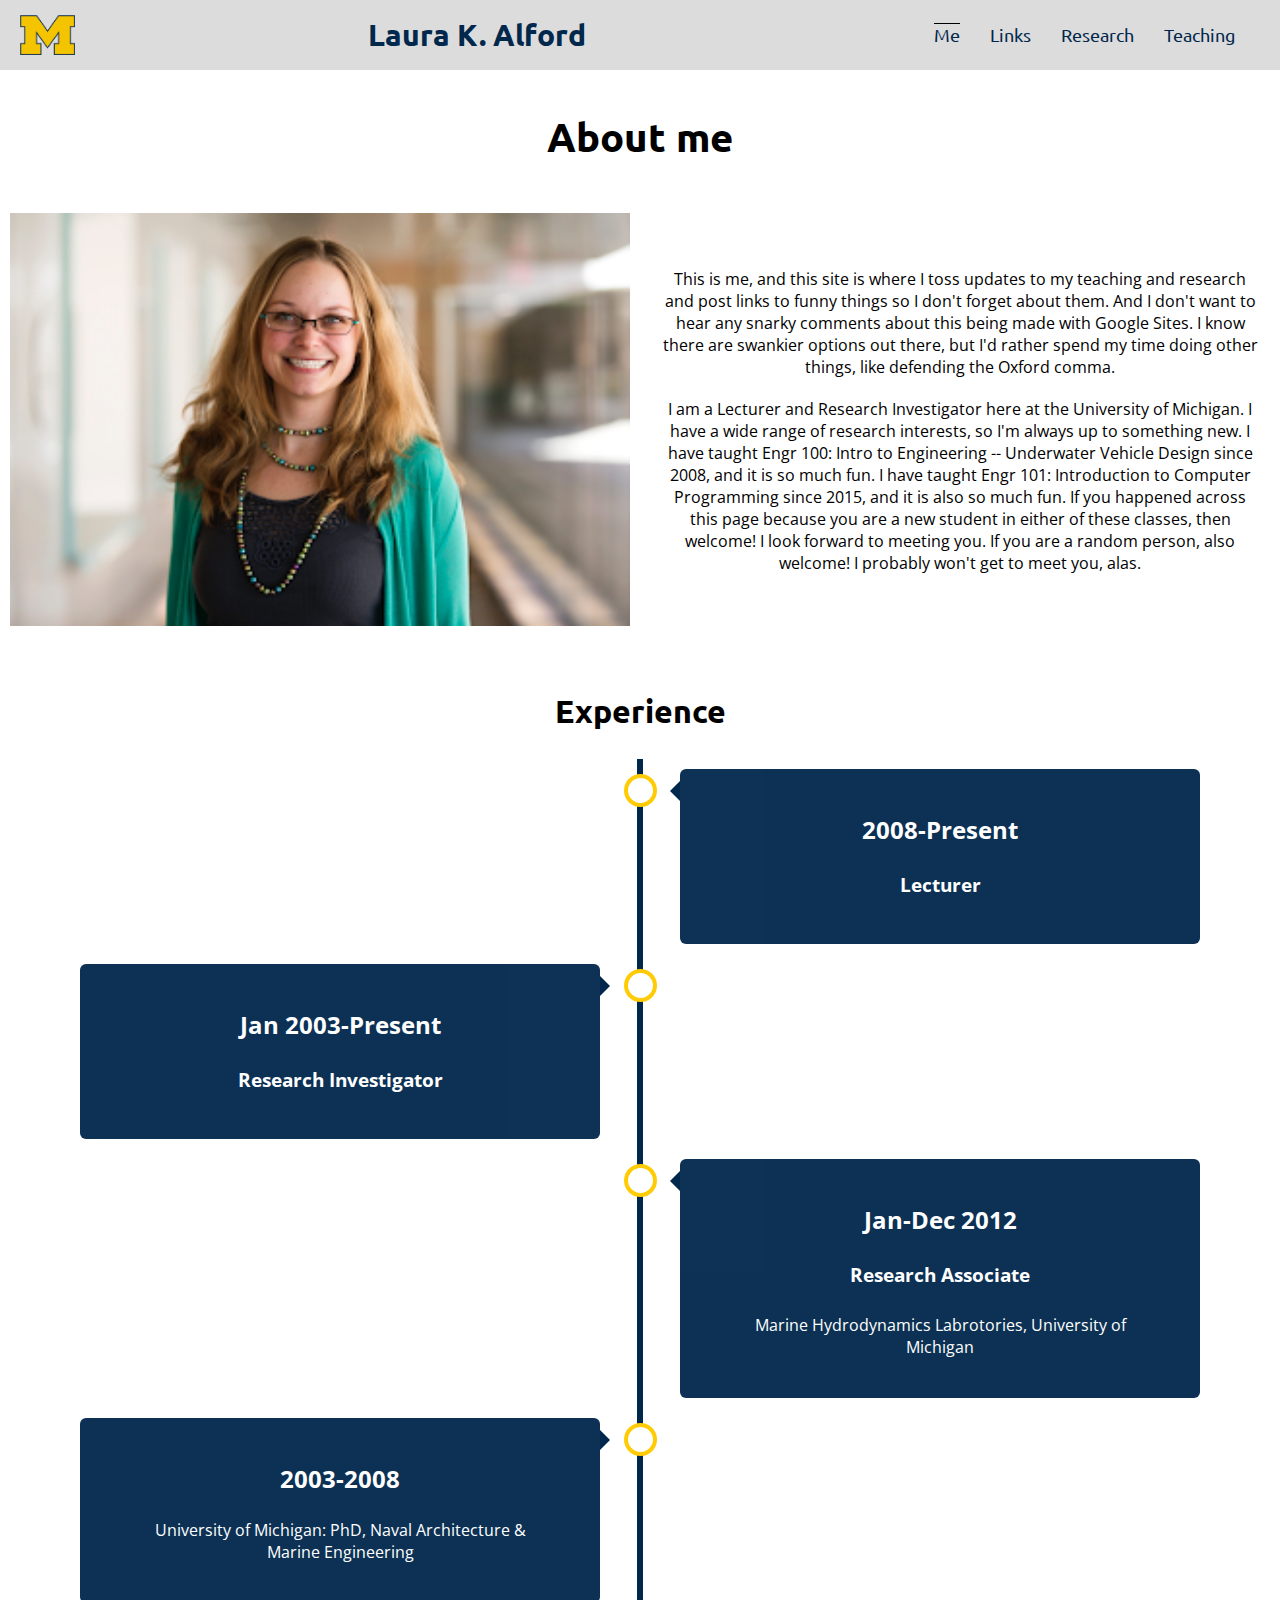
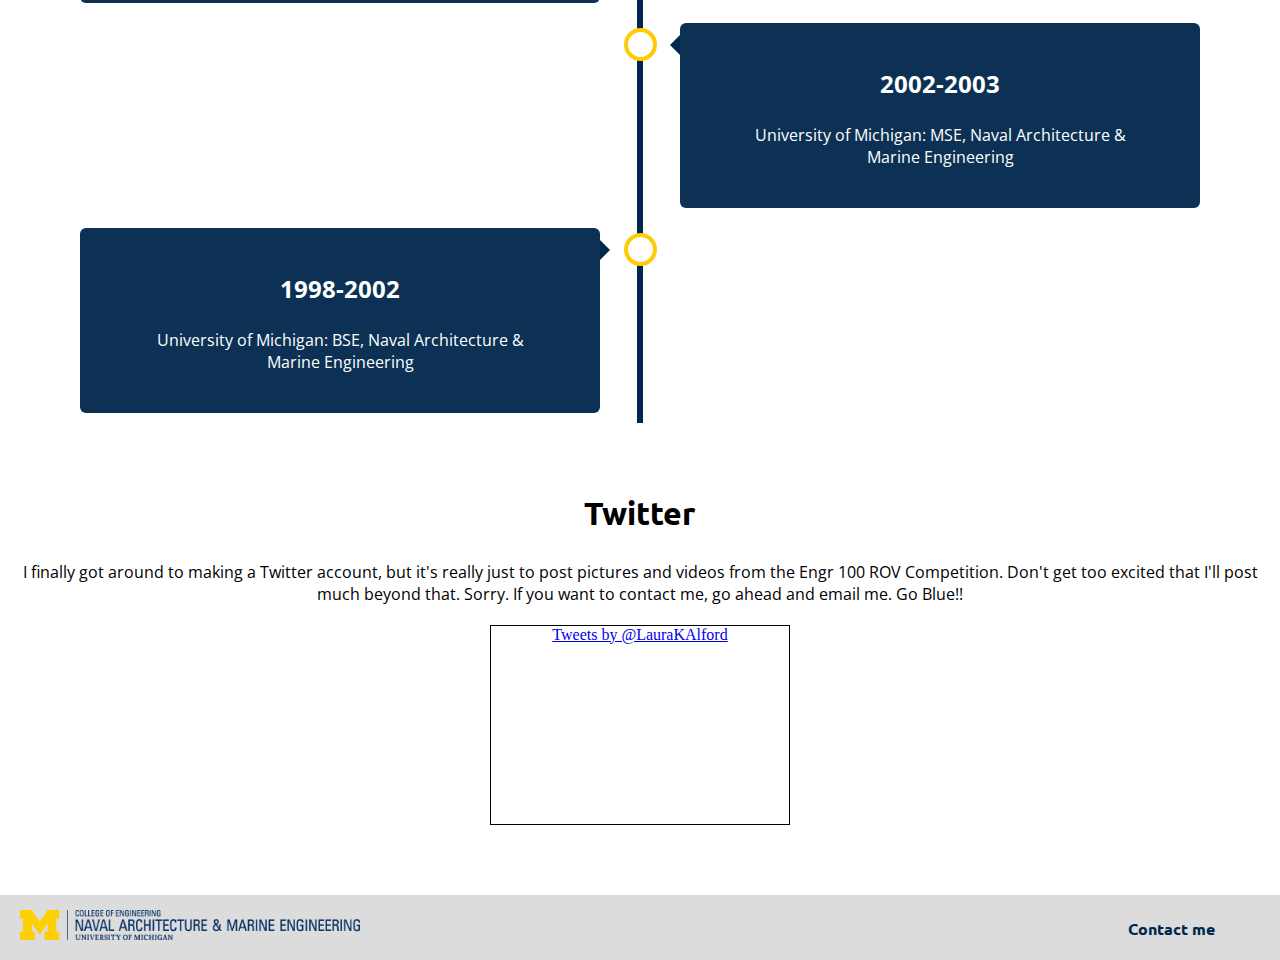
<file: index.html>
<!DOCTYPE html>
<html lang='en'>

	<head>
		<meta charset="UTF-8">
		<meta name="viewport" content="width=device-width, initial-scale=1.0">
		<meta http-equiv="X-UA-Compatible" content="ie=edge">
		<link rel="stylesheet" type="text/css" href="css/index.css">
		<link rel="stylesheet" type="text/css" href="css/general.css">
		<title>Laura K. Alford</title>
		<link href="https://fonts.googleapis.com/css?family=Open+Sans|Ubuntu:700" rel="stylesheet">
	</head>


	<body>
		<nav class="navbar">
			<span class="navbar-toggle" id="js-navbar-toggle">
				<i class="fas fa-bars"></i>
			</span>
			<img src="images/mich.png" alt="UM logo" class="logo">
			<h2 class="lauraname">Laura K. Alford</h2>
			<ul class="main-nav" id="js-menu">
				<li>
					<div class="active">
						<a href="index.html" class="nav-links">Me</a>
					</div>
				</li>
				<li>
					<a href="links.html" class="nav-links">Links</a>
				</li>
				<li>
					<a href="research.html" class="nav-links">Research</a>
				</li>
				<li>
					<a href="teaching.html" class="nav-links">Teaching</a>
				</li>
			</ul>
		</nav>

	  <div role = "main">
		<section id='intro'>
      <h1 id="about-me-title">About me</h1>
			<div class="laura">
				<img src="images/aboutprofileimg.png" alt="picture of Laura" title="profile image of Laura" />
			</div>
			<div class='info'>
				<p>
					This is me, and this site is where I toss updates to my teaching and research and post links to
					funny
					things
					so I don't forget about them. And I don't want to hear any snarky comments about this being made
					with
					Google
					Sites. I know there are swankier options out there, but I'd rather spend my time doing other things,
					like
					defending the Oxford comma.
				</p>
				<p>
					I am a Lecturer and Research Investigator here at the University of Michigan. I have a wide range of
					research interests, so I'm always up to something new. I have taught Engr 100: Intro to Engineering
					--
					Underwater Vehicle Design since 2008, and it is so much fun. I have taught Engr 101: Introduction to
					Computer Programming since 2015, and it is also so much fun. If you happened across this page
					because
					you
					are a new student in either of these classes, then welcome! I look forward to meeting you. If you
					are a
					random person, also welcome! I probably won't get to meet you, alas.
				</p>
			</div>
		</section>

		<section id='time'>
			<h2>Experience</h2>
			<div class="timeline">
				<div class="container right">
					<div class="content">
						<h3>2008-Present</h3>
						<h4>Lecturer</h4>
					</div>
				</div>
				<div class="container left">
					<div class="content">
						<h3>Jan 2003-Present</h3>
						<h4>Research Investigator</h4>
					</div>
				</div>
				<div class="container right">
					<div class="content">
						<h3>Jan-Dec 2012</h3>
						<h4>Research Associate</h4>
						<p>Marine Hydrodynamics Labrotories, University of Michigan</p>
					</div>
				</div>
				<div class="container left">
					<div class="content">
						<h3>2003-2008</h3>
						<p>University of Michigan: PhD, Naval Architecture & Marine Engineering</p>
					</div>
				</div>
				<div class="container right">
					<div class="content">
						<h3>2002-2003</h3>
						<p>University of Michigan: MSE, Naval Architecture & Marine Engineering</p>
					</div>
				</div>
				<div class="container left">
					<div class="content">
						<h3>1998-2002</h3>
						<p>University of Michigan: BSE, Naval Architecture & Marine Engineering</p>
					</div>
				</div>
			</div>
		</section>


		<section id='twitter'>
			<h2>Twitter</h2>
			<p>
				I finally got around to making a Twitter account, but it's really just to post pictures and videos
				from the
				Engr 100 ROV Competition. Don't get too excited that I'll post much beyond that. Sorry. If you want
				to
				contact me, go ahead and email me. Go Blue!!
			</p>
			<a class="twitter-timeline" href="https://twitter.com/LauraKAlford?ref_src=twsrc%5Etfw"
				data-tweet-limit="3" data-width="600" data-height="100">
				Tweets by @LauraKAlford
			</a>
			<!-- <script async src="https://platform.twitter.com/widgets.js" charset="utf-8"></script> -->
			<script async src="https://platform.twitter.com/widgets.js" ></script>
		</section>
	</div>

		<footer>
			<img src="images/CoE-NAME-horiz.png" alt="Naval logo" class="footlogo">
			<h2><a href="mailto:lslavice@umich.edu" class = "mail">Contact me</a></h2>
		</footer>

	</body>

</html>
</file>
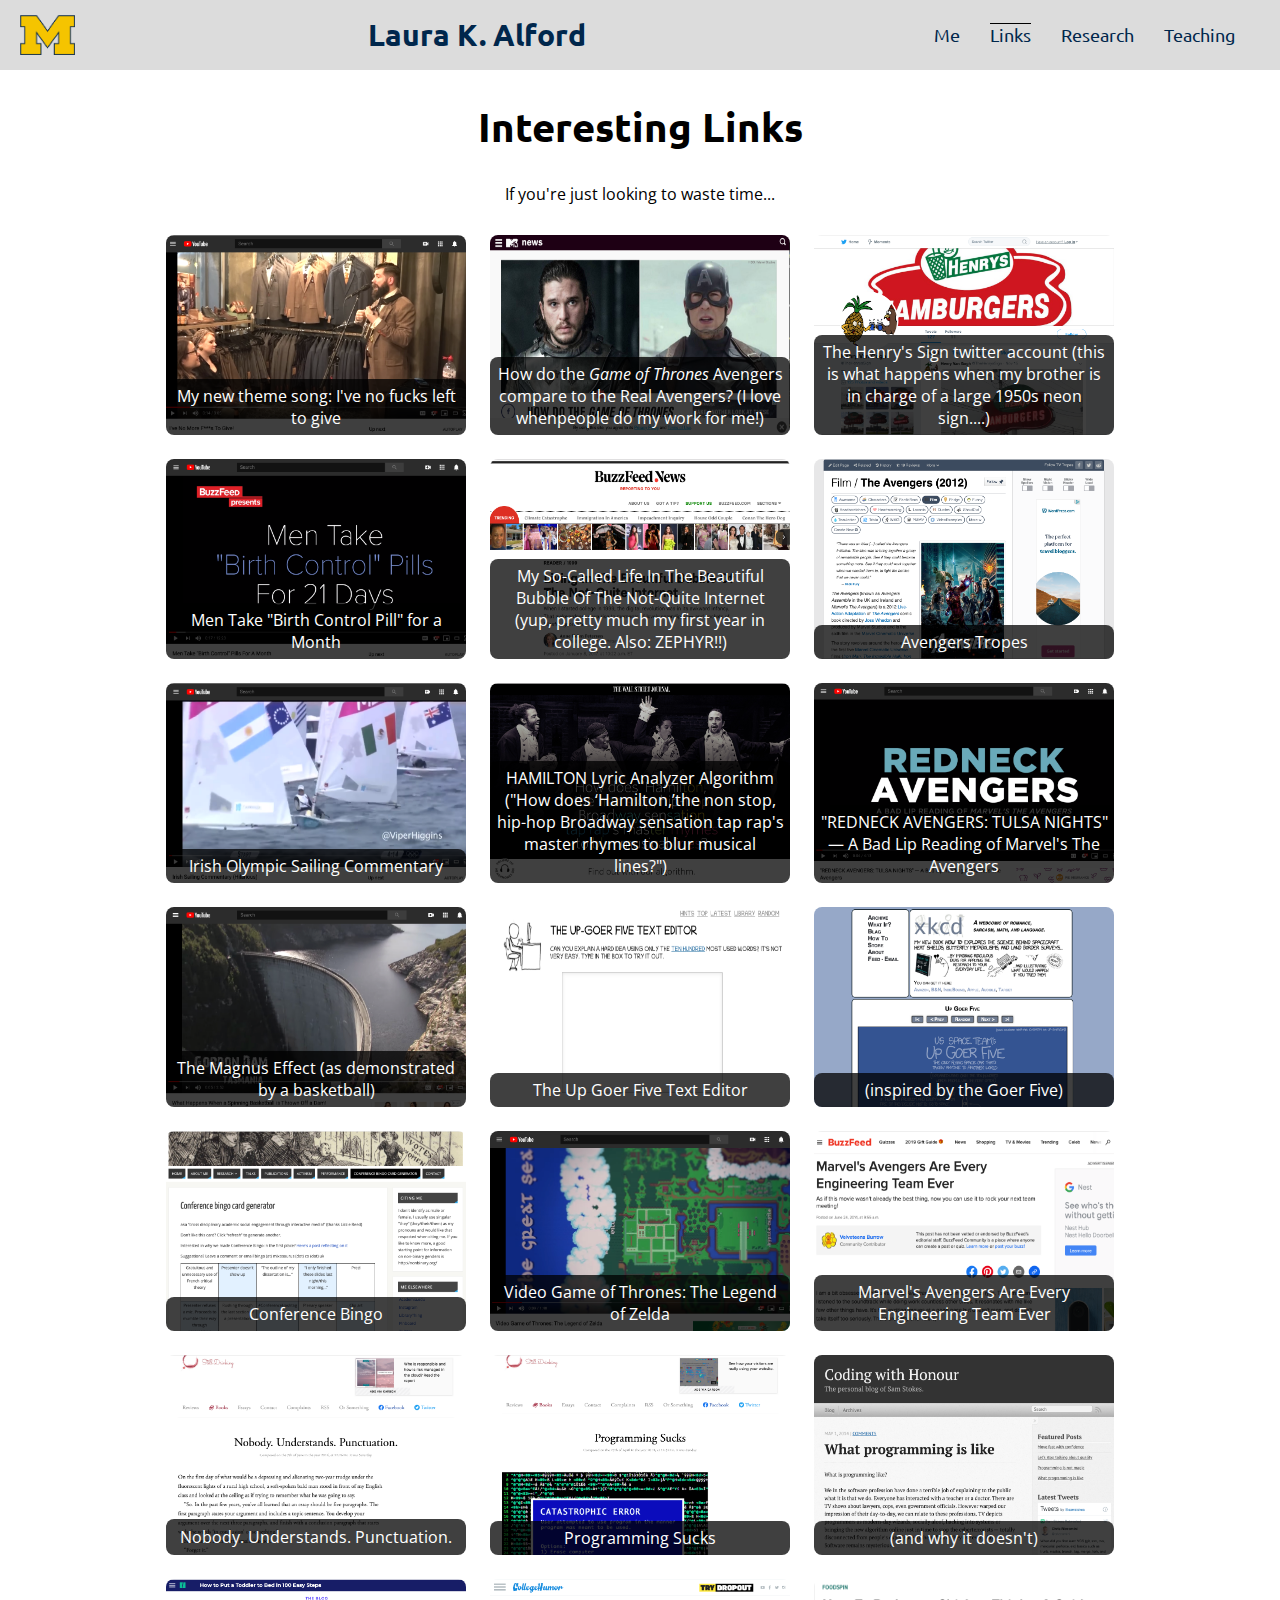
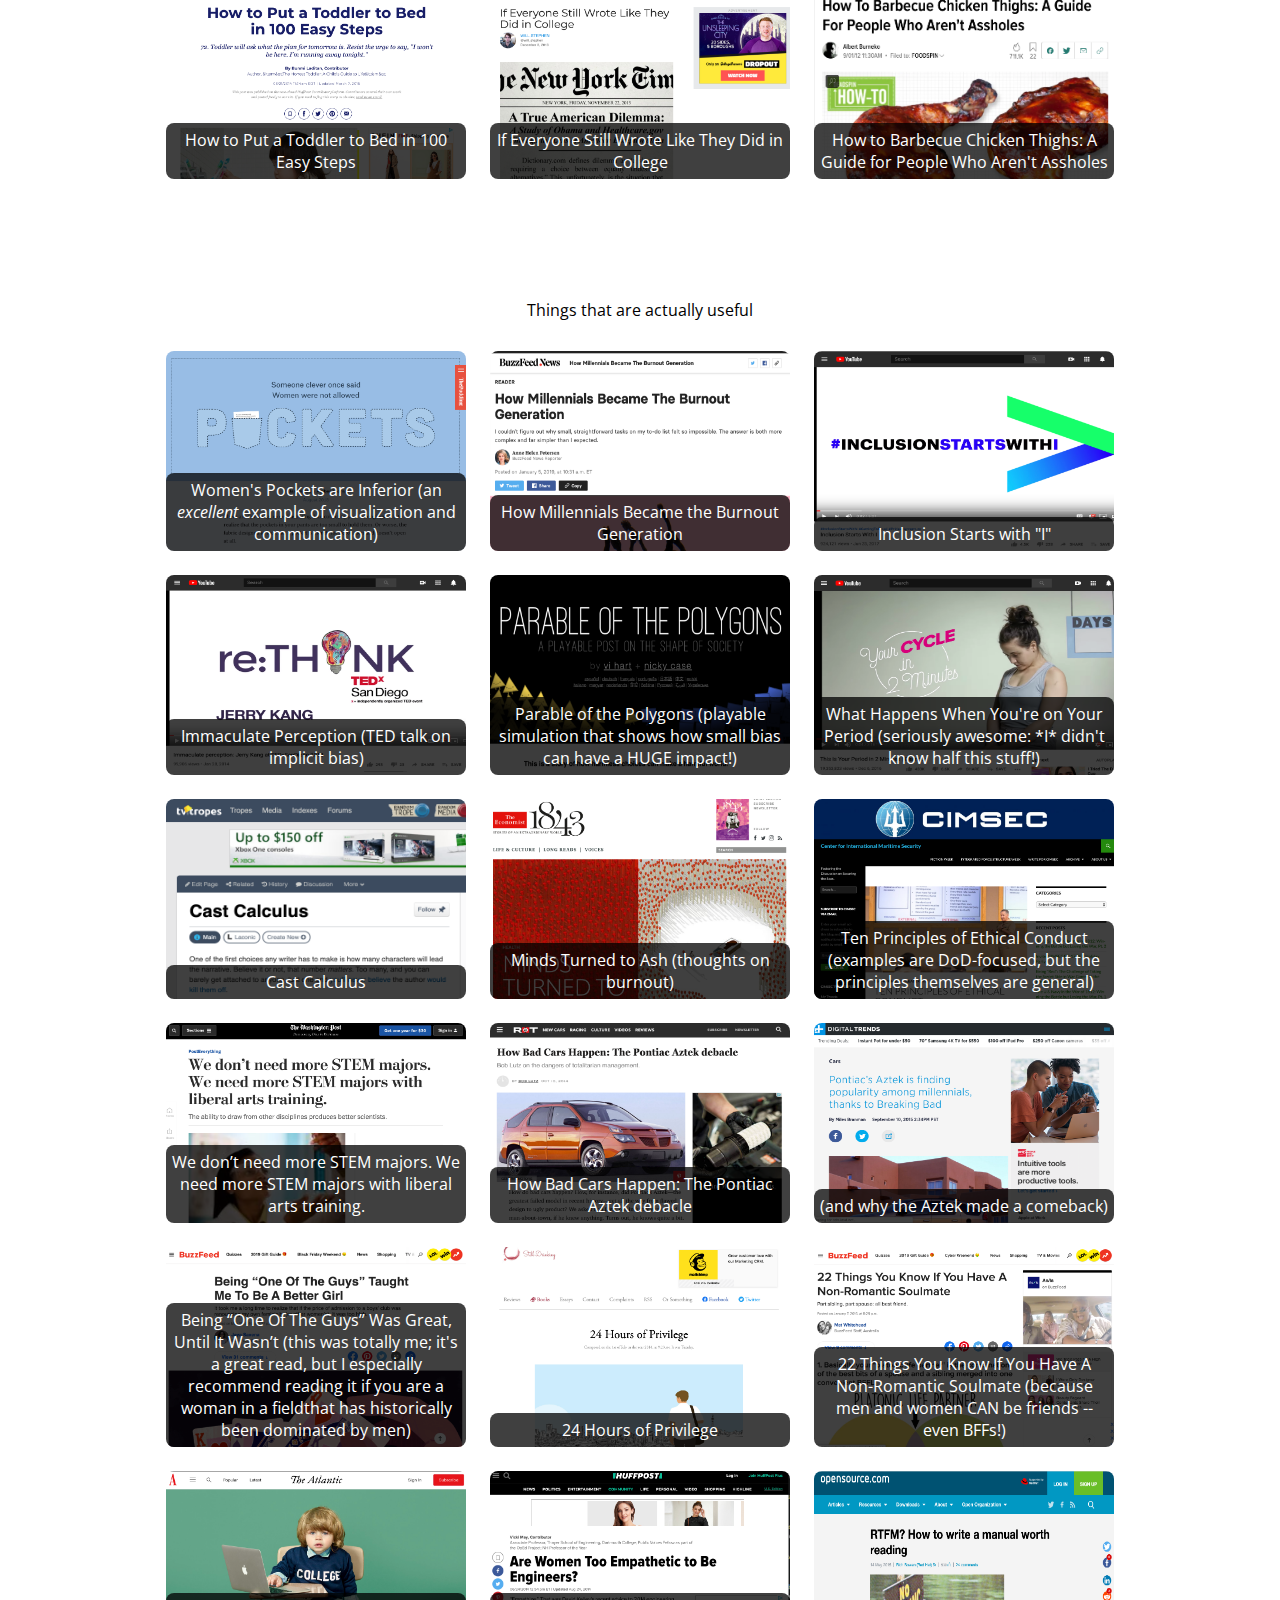
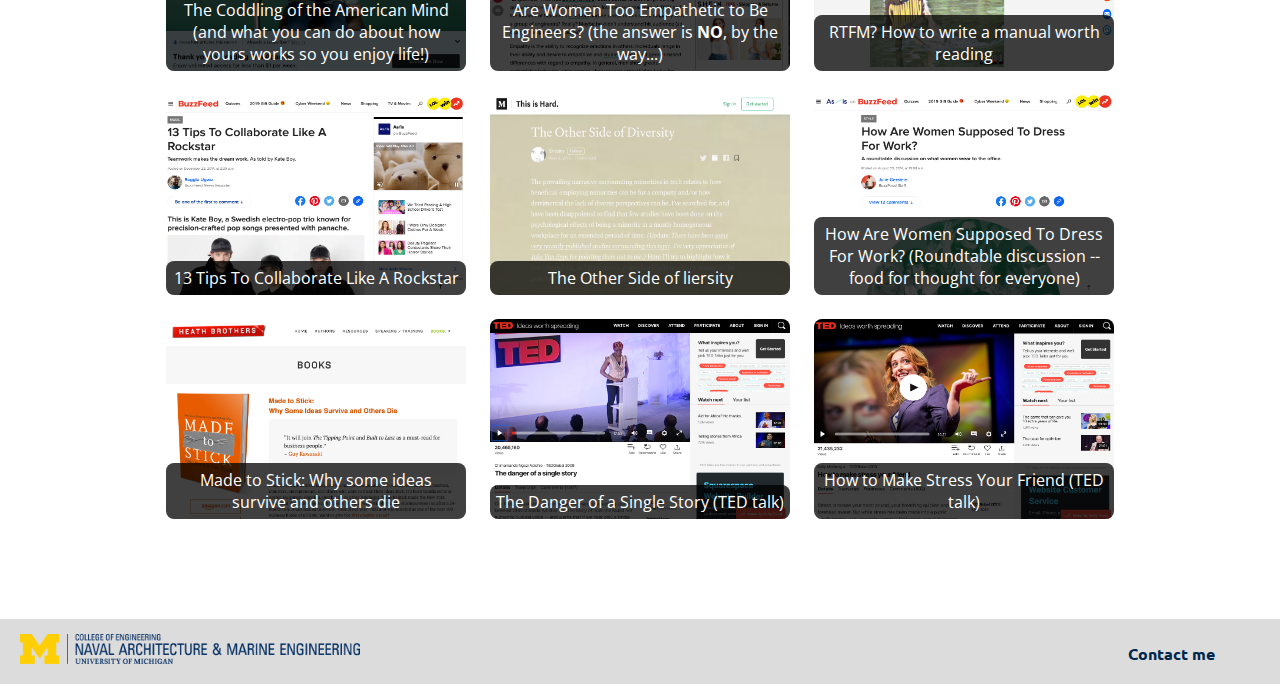
<file: links.html>
<!DOCTYPE html>
<html lang="en">

    <head>
        <meta charset="UTF-8">
        <meta name="viewport" content="width=device-width, initial-scale=1.0">
        <meta http-equiv="X-UA-Compatible" content="ie=edge">
        <link rel="stylesheet" type="text/css" href="css/general.css">
        <link rel="stylesheet" type="text/css" href="css/links.css">
        <link href="https://fonts.googleapis.com/css?family=Open+Sans|Ubuntu:700" rel="stylesheet">
        <title>Interesting Links</title>
        <link href="https://fonts.googleapis.com/css?family=Open+Sans|Ubuntu:700" rel="stylesheet" />
    </head>

    <body>

        <nav class="navbar">
    			<span class="navbar-toggle" id="js-navbar-toggle">
    				<i class="fas fa-bars"></i>
    			</span>
          <img src="images/mich.png" alt="UM logo" class="logo">
    			<h2 class='lauraname'>Laura K. Alford</h2>
    			<ul class="main-nav" id="js-menu">
    				<li>
    						<a href="index.html" class="nav-links">Me</a>
    				</li>
    				<li>
              <div class="active">
    					<a href="links.html" class="nav-links">Links</a>
            </div>
    				</li>
    				<li>
    					<a href="research.html" class="nav-links">Research</a>
    				</li>
    				<li>
    					<a href="teaching.html" class="nav-links">Teaching</a>
    				</li>
    			</ul>
    		</nav>


	<div role = "main">
        <section id="wasteful-links">
            <h1>Interesting Links</h1>
            <p>If you're just looking to waste time...</p>
            <ul>
                <li>
                    <a href="https://youtu.be/Vqbk9cDX0l0">
                        <img src="images/no_more_fuck_to_give.png" alt="person strumming a banjo" />
                        <p>My new theme song: I've no fucks left to give</p>
                    </a>
                </li>
                <li>
                    <a href="http://www.mtv.com/news/3030455/game-of-thrones-avengers-comparisons/">
                        <img src="images/game_of_thrones.png" alt="game of thrones site" />
                        <p>How do the <i>Game of Thrones</i> Avengers compare to the Real Avengers? (I love whenpeople
                            do my work for me!)</p>
                    </a>
                </li>
                <li>
                    <a href="https://twitter.com/TheHenrysSign">
                        <img src="images/sign_twitter_account.png" alt="sign twitter account" />
                        <p>
                            The Henry's Sign twitter account (this is what happens when my brother is in charge of a
                            large 1950s
                            neon sign....)
                        </p>
                    </a>
                </li>
                <li>
                    <a href="https://www.youtube.com/watch?v=4JpHqak_iJ0">
                        <img src="images/men_take_birth_control.png" alt="men take birth control video" />
                        <p>Men Take "Birth Control Pill" for a Month</p>
                    </a>
                </li>
                <li>
                    <a
                        href="https://www.buzzfeed.com/annehelenpetersen/the-not-quite-internet?utm_term=.nqdaNzakgm#.sflRLpREyV">
                        <img src="images/bubble_of_internet.png" alt="article on the bubble of the internet" />
                        <p>My So-Called Life In The Beautiful Bubble Of The Not-Quite Internet (yup, pretty much my
                            first year in college. Also: ZEPHYR!!)</p>
                    </a>
                </li>
                <li>
                    <a href="http://tvtropes.org/pmwiki/pmwiki.php/Film/TheAvengers2012">
                        <img src="images/the_avengers_movie.png" alt="The Avengers movie info" />
                        <p>Avengers Tropes</p>
                    </a>
                </li>
                <li>
                    <a href="https://www.youtube.com/watch?v=5Iz1de7Lwyw">
                        <img src="images/irish_olympic_sailing.png" alt="funny Irish commentary on Olympic sailing" />
                        <p>Irish Olympic Sailing Commentary</p>
                    </a>
                </li>
                <li>
                    <a href="http://graphics.wsj.com/hamilton/">
                        <img src="images/hamilton_website.png"
                            alt="website that analyzes the rhymes of the hip-hop Broadway show Hamilton" />
                        <p>HAMILTON Lyric Analyzer Algorithm ("How does ‘Hamilton,’the non stop, hip-hop Broadway
                            sensation tap rap's master rhymes to blur musical lines?")</p>
                    </a>
                </li>
                <li>
                    <a href="http://youtu.be/OOQnk-hRVuc">
                        <img src="images/redneck_avengers.png" alt="redneck lip reading of Avengers movie" />
                        <p>"REDNECK AVENGERS: TULSA NIGHTS" — A Bad Lip Reading of Marvel's The Avengers</p>
                    </a>
                </li>
                <li>
                    <a href="https://www.youtube.com/watch?v=QtP_bh2lMXc">
                        <img src="images/basketball_video.png"
                            alt="demonstration of the Magnus Effect by dropping a basketball from the Gordon Dam" />
                        <p>The Magnus Effect (as demonstrated by a basketball)</p>
                    </a>
                </li>
                <li>
                    <a href="http://splasho.com/upgoer5/#">
                        <img src="images/up-goer_5.png" alt="text editor" />
                        <p>The Up Goer Five Text Editor</p>
                    </a>
                </li>
                <li>
                    <a href="http://xkcd.com/1133/">
                        <img src="images/goer_5.png" alt="the Goer Five text editor" />
                        <p>(inspired by the Goer Five)</p>
                    </a>
                </li>
                <li>
                    <a href="http://mixosaurus.co.uk/bingo/">
                        <img src="images/bingo_card_gen.png" alt="Conference bingo card generator" />
                        <p>Conference Bingo</p>
                    </a>
                </li>
                <li>
                    <a href="https://www.youtube.com/watch?v=DBZQ0ffNnWc">
                        <img src="images/gm_thrones_leg_zelda.png" alt="Game of thrones: legend of zelda video" />
                        <p>Video Game of Thrones: The Legend of Zelda</p>
                    </a>
                </li>
                <li>
                    <a href="http://www.buzzfeed.com/velveteena/marvels-avengers-are-every-engineering-team-ever-syjf">
                        <img src="images/buzzfeed_article.png"
                            alt="buzzfeed article on how Avengers are like an engineering team" />
                        <p>Marvel's Avengers Are Every Engineering Team Ever</p>
                    </a>
                </li>
                <li>
                    <a href="http://stilldrinking.org/nobody-understands-punctuation" style="line-height:1.5">
                        <img src="images/stilldrinking_puncuation.png" alt="article on puncuation" />
                        <p>Nobody. Understands. Punctuation.</p>
                    </a>
                </li>
                <li>
                    <a href="http://stilldrinking.org/programming-sucks">
                        <img src="images/stilldrinking_programming.png" alt="article on why programming sucks" />
                        <p>Programming Sucks</p>
                    </a>
                </li>
                <li>
                    <a href="http://blog.samstokes.co.uk/blog/2014/05/01/what-programming-is-like/">
                        <img src="images/programming_doesnt_suck.png" alt="article on why programing doesn't suck" />
                        <p> (and why it doesn't) </p>
                    </a>
                </li>
                <li>
                    <a
                        href="http://www.huffingtonpost.com/honest-toddler/how-to-put-a-toddler-to-bed-in-100-easy-steps_b_4968226.html">
                        <img src="images/put_toddler_to_bed.png" alt="article on putting a toddler to bed" />
                        <p>How to Put a Toddler to Bed in 100 Easy Steps</p>
                    </a>
                </li>
                <li>
                    <a href="http://www.collegehumor.com/post/6941975/if-everyone-still-wrote-like-they-did-in-college">
                        <img src="images/college_humor_article.png" alt="College Humor article" />
                        <p>If Everyone Still Wrote Like They Did in College</p>
                    </a>
                </li>
                <li>
                    <a href="http://deadspin.com/how-to-barbecue-chicken-thighs-a-guide-for-people-who-5939738">
                        <img src="images/barbeque_chicken.png" alt="article on how to barbeque chicken" />
                        <p>How to Barbecue Chicken Thighs: A Guide for People Who Aren't Assholes</p>
                    </a>
                </li>
            </ul>
        </section>
      </div>

        <section id="useful-links">
            <p>Things that are actually useful</p>
            <ul>
                <li>
                    <a href="https://pudding.cool/2018/08/pockets/">
                        <img src="images/womens_pockets.png" alt="article on women's pockets" />
                        <p>Women's Pockets are Inferior (an <i>excellent</i> example of visualization and communication)
                        </p>
                    </a>
                </li>
                <li>
                    <a
                        href="https://www.buzzfeednews.com/article/annehelenpetersen/millennials-burnout-generation-debt-work?utm_term=.riaJL28g2V#.riaJL28g2V">
                        <img src="images/millennials.png" alt="article on millenials" />
                        <p>How Millennials Became the Burnout Generation</p>
                    </a>
                </li>
                <li>
                    <a href="https://www.youtube.com/watch?v=2g88Ju6nkcg&amp;feature=youtu.be">
                        <img src="images/inclusion.png" alt="video on inclusion" />
                        <p>Inclusion Starts with "I"</p>
                    </a>
                </li>
                <li>
                    <a href="https://www.youtube.com/watch?v=9VGbwNI6Ssk">
                        <img src="images/TEDxtalk_imp_bias.png" alt="TED Talk on implicit bias" />
                        <p>Immaculate Perception (TED talk on implicit bias)</p>
                    </a>
                </li>
                <li>
                    <a href="http://ncase.me/polygons/">
                        <img src="images/polygons.png" alt="simulation on the effect of bias" />
                        <p>Parable of the Polygons (playable simulation that shows how small bias can have a HUGE
                            impact!)</p>
                    </a>
                </li>
                <li>
                    <a href="https://www.youtube.com/watch?v=WOi2Bwvp6hw">
                        <img src="images/period.png" alt="video about a women's period" />
                        <p>What Happens When You're on Your Period (seriously awesome: *I* didn't know half this stuff!)
                        </p>
                    </a>
                </li>
                <li>
                    <a href="http://tvtropes.org/pmwiki/pmwiki.php/Main/CastCalculus">
                        <img src="images/tvtropes.png" alt="source for tv tropes" />
                        <p>Cast Calculus</p>
                    </a>
                </li>
                <li>
                    <a href="https://www.1843magazine.com/features/minds-turned-to-ash">
                        <img src="images/mindstoash.png" alt="article on burnout" />
                        <p>Minds Turned to Ash (thoughts on burnout)</p>
                    </a>
                </li>
                <li>
                    <a href="http://cimsec.org/ten-principles-of-ethical-conduct/26552">
                        <img src="images/ethical_conduct.png" alt="article on principles of ethical conduct" />
                        <p>Ten Principles of Ethical Conduct (examples are DoD-focused, but the principles themselves
                            are general)</p>
                    </a>
                </li>
                <li>
                    <a
                        href="https://www.washingtonpost.com/posteverything/wp/2015/02/18/we-dont-need-more-stem-majors-we-need-more-stem-majors-with-liberal-arts-training/?tid=ss_tw">
                        <img src="images/STEM.png" alt="article on the importance on liberal arts education" />
                        <p>We don’t need more STEM majors. We need more STEM majors with liberal arts training.</p>
                    </a>
                </li>
                <li>
                    <a
                        href="http://www.roadandtrack.com/car-culture/a6357/bob-lutz-tells-the-inside-story-of-the-pontiac-aztek-debacle/">
                        <img src="images/bad_cars.png" alt="article on car-making mistakes" />
                        <p>How Bad Cars Happen: The Pontiac Aztek debacle </p>
                    </a>
                </li>
                <li>
                    <a href="http://www.digitaltrends.com/cars/pontiac-aztek-breaking-bad-popularity-news-rumors/">
                        <img src="images/Aztec_comeback.png" alt="article on why the Aztec car might return" />
                        <p>(and why the Aztek made a comeback)</p>
                    </a>
                </li>
                <li>
                    <a href="https://www.buzzfeed.com/jayasaxena/one-of-the-guys?utm_term=.laOW7JWlnL#.pnJ5NO5eDB">
                        <img src="images/one_of_the_guys.png"
                            alt="article on being a woman in a work environment of mostly men" />
                        <p>Being “One Of The Guys” Was Great, Until It Wasn’t (this was totally me; it's a great read,
                            but I especially recommend reading it if you are a woman in a fieldthat has historically
                            been dominated by men)</p>
                    </a>
                </li>
                <li>
                    <a href="http://www.stilldrinking.org/24-hours-of-privilege">
                        <img src="images/24hrs_of_privledge.png" alt="article on what it's like to have priviledge" />
                        <p>24 Hours of Privilege</p>
                    </a>
                </li>
                <li>
                    <a
                        href="http://www.buzzfeed.com/matwhitehead/i-swear-we-arent-dating?utm_term=.dxD6q3JyB#.tuYjZGgYD">
                        <img src="images/non-romantic.png" alt="buzzfeed article on having a non-romantic soulmate" />
                        <p>22 Things You Know If You Have A Non-Romantic Soulmate (because men and women CAN be friends
                            -- even BFFs!)</p>
                    </a>
                </li>
                <li>
                    <a
                        href="http://www.theatlantic.com/magazine/archive/2015/09/the-coddling-of-the-american-mind/399356/">
                        <img src="images/coddling_mind.png" alt="article on the American mind" />
                        <p>The Coddling of the American Mind (and what you can do about how yours works so you enjoy
                            life!)</p>
                    </a>
                </li>
                <li>
                    <a href="http://www.huffingtonpost.com/vicki-may/are-women-too-empathetic-_b_5522153.html">
                        <img src="images/women_engineers.png" alt="article on women in engineering" />
                        <p>Are Women Too Empathetic to Be Engineers? (the answer is <b>NO</b>, by the way...)</p>
                    </a>
                </li>
                <li>
                    <a href="http://opensource.com/business/15/5/write-better-docs">
                        <img src="images/manual_worth_reading_img.png" alt="link to business website" />
                        <p>RTFM? How to write a manual worth reading</p>
                    </a>
                </li>
                <li>
                    <a href="http://www.buzzfeed.com/reggieugwu/collaborate-like-a-rockstar">
                        <img src="images/rockstar.png" alt="buzzfeed article on how to collaborate" />
                        <p>13 Tips To Collaborate Like A Rockstar</p>
                    </a>
                </li>
                <li>
                    <a href="https://medium.com/@ericajoy/the-other-side-of-liersity-1bb3de2f053e">
                        <img src="images/medium_art.png" alt="medium article" />
                        <p>The Other Side of liersity</p>
                    </a>
                </li>
                <li>
                    <a href="http://www.buzzfeed.com/juliegerstein/how-are-women-supposed-to-dress-for-work#42mp6rk">
                        <img src="images/women_dress.png" alt="article on how women are supposed to dress for work" />
                        <p>How Are Women Supposed To Dress For Work? (Roundtable discussion -- food for thought for
                            everyone)</p>
                    </a>
                </li>
                <li>
                    <a href="http://heathbrothers.com/books/made-to-stick/">
                        <img src="images/books.png" alt="book on why some idea survive over others" />
                        <p>Made to Stick: Why some ideas survive and others die</p>
                    </a>
                </li>
                <li>
                    <a href="http://www.ted.com/talks/chimamanda_adichie_the_danger_of_a_single_story">
                        <img src="images/single_story.png" alt="TED talk on a single story" />
                        <p>The Danger of a Single Story (TED talk)</p>
                    </a>
                </li>
                <li>
                    <a href="https://www.ted.com/talks/kelly_mcgonigal_how_to_make_stress_your_friend">
                        <img src="images/stress.png" alt="TED talk on how to deal with stress" />
                        <p>How to Make Stress Your Friend (TED talk)</p>
                    </a>
                </li>
            </ul>
        </section>
        <footer>
          <img src="images/CoE-NAME-horiz.png" alt="UM logo" class="footlogo">
          <h2><a href="mailto:lslavice@umich.edu" class = "mail">Contact me</a></h2>
        </footer>
    </body>

</html>
</file>
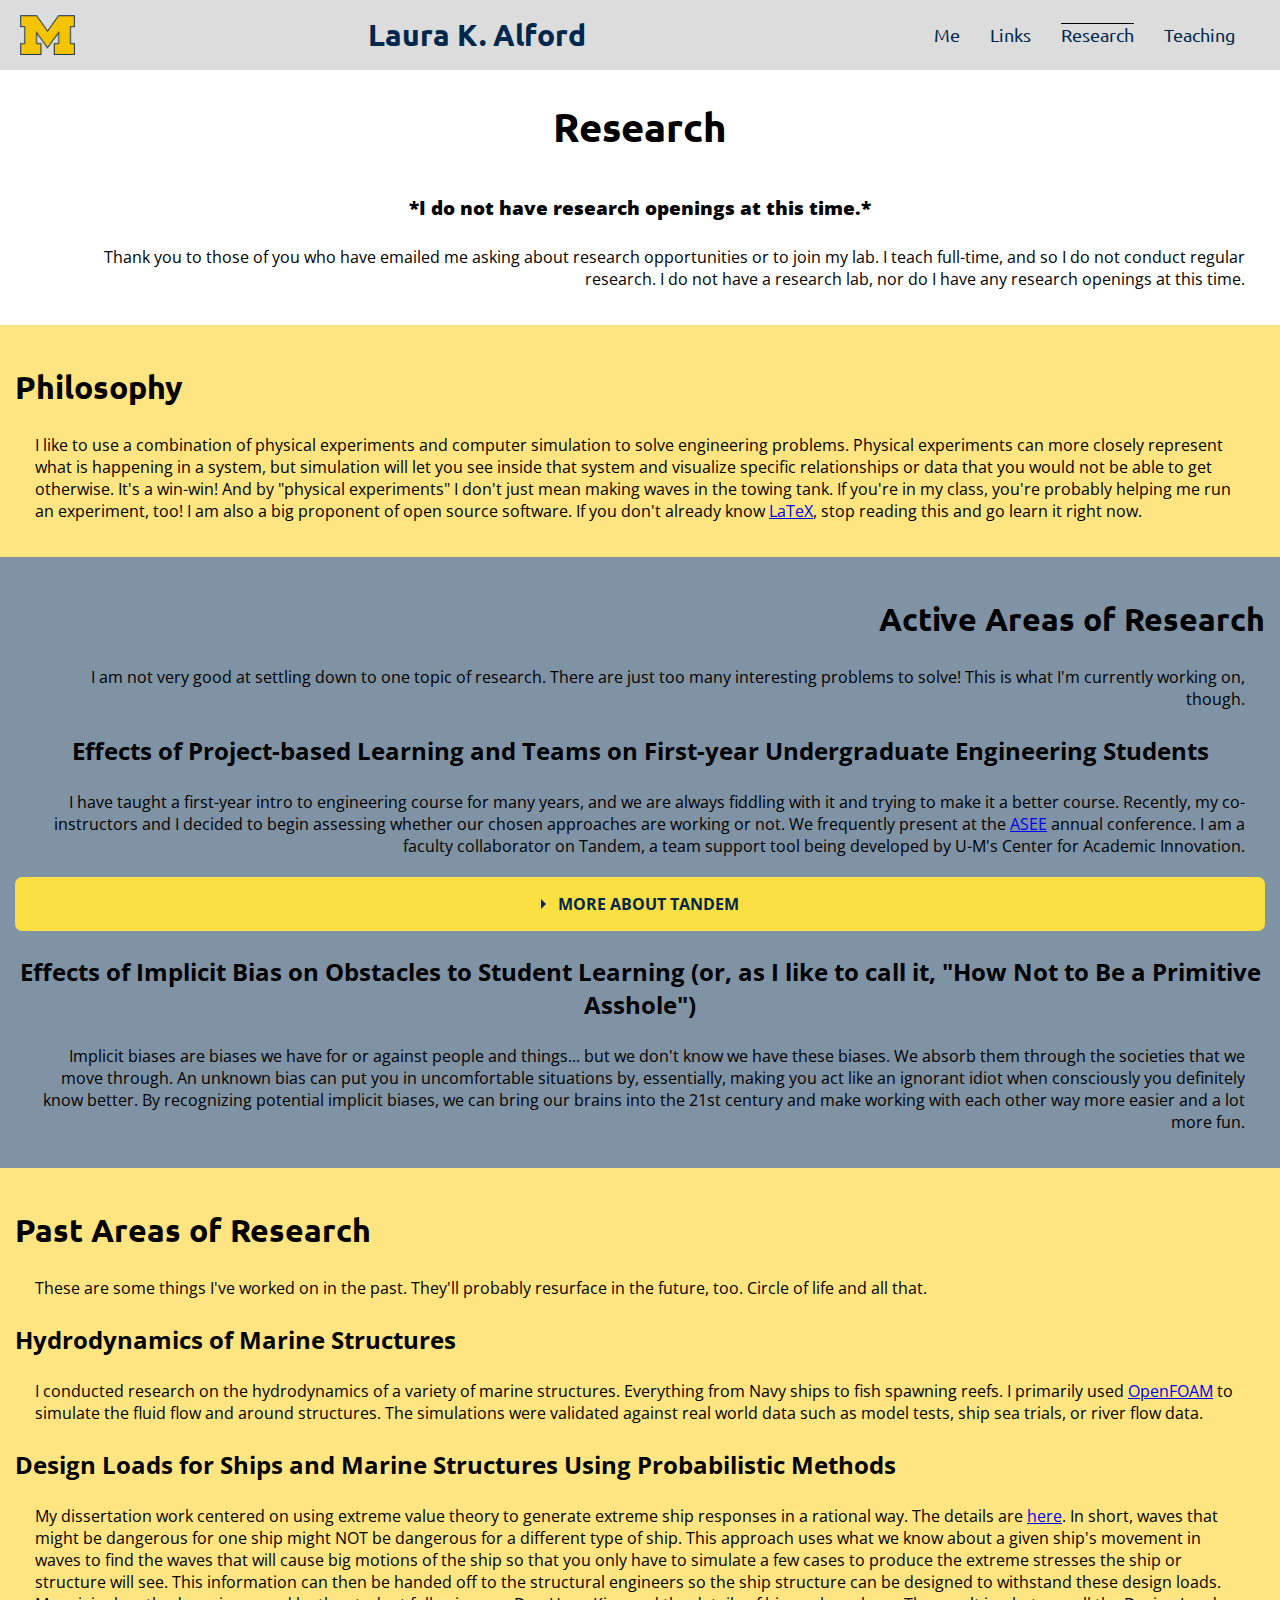
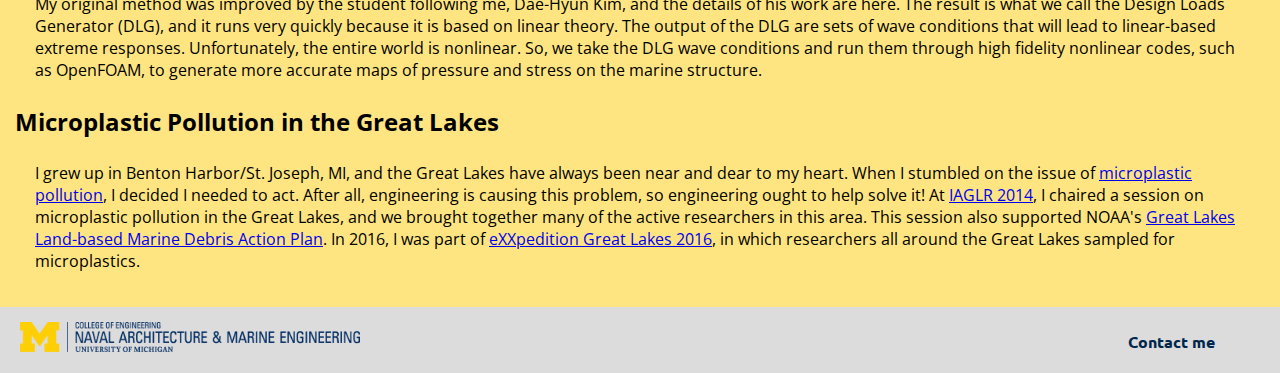
<file: research.html>
<!DOCTYPE html>
<html lang="en">

    <head>
        <meta charset="UTF-8">
        <meta name="viewport" content="width=device-width, initial-scale=1.0">
        <meta http-equiv="X-UA-Compatible" content="ie=edge">
        <link rel="stylesheet" type="text/css" href="css/general.css">
        <link rel="stylesheet" type="text/css" href="css/research.css">
        <title>Research</title>
        <link href="https://fonts.googleapis.com/css?family=Open+Sans|Ubuntu:700" rel="stylesheet">
        </head>

    <body id='research'>

        <nav class="navbar">
            <span class="navbar-toggle" id="js-navbar-toggle">
                <i class="fas fa-bars"></i>
            </span>
            <img src="images/mich.png" alt="UM logo" class="logo">
            <h2 class='lauraname'>Laura K. Alford</h2>
            <ul class="main-nav" id="js-menu">
                <li>
                    <a href="index.html" class="nav-links">Me</a>
                </li>
                <li>
                    <a href="links.html" class="nav-links">Links</a>
                </li>
                <li>
                    <div class="active">
                        <a href="research.html" class="nav-links">Research</a>
                    </div>
                </li>
                <li>
                    <a href="teaching.html" class="nav-links">Teaching</a>
                </li>
            </ul>
        </nav>
        <h1>Research</h1>

        <div role="main">
            <section id='notice'>
                <h4><strong>*I do not have research openings at this time.*</strong></h4>
                <p>Thank you to those of you who have emailed me asking about research opportunities or to join my lab.
                    I
                    teach
                    full-time, and so I do not conduct regular research. I do not have a research lab, nor do I have any
                    research openings at this time.
                </p>
            </section>
            <section id='philosophy'>
                <h2>Philosophy</h2>
                <p>I like to use a combination of physical experiments and computer simulation to solve engineering
                    problems. Physical experiments can more closely represent what is happening in a system, but
                    simulation
                    will let you see inside that system and visualize specific relationships or data that you would not
                    be
                    able to get otherwise. It's a win-win! And by "physical experiments" I don't just mean making waves
                    in
                    the towing tank. If you're in my class, you're probably helping me run an experiment, too!

                    I am also a big proponent of open source software. If you don't already know <a
                        href='http://en.wikipedia.org/wiki/LaTeX'>
                        LaTeX</a>, stop reading this
                    and go learn it right now. </p>
            </section>

            <section id='current'>
                <h2>Active Areas of Research</h2>
                <p>I am not very good at settling down to one topic of research. There are just too many interesting
                    problems to solve! This is what I'm currently working on, though.
                </p>
                <h3>Effects of Project-based Learning and Teams on First-year Undergraduate Engineering Students</h3>

                <p>I have taught a first-year intro to engineering course for many years, and we are always fiddling
                    with
                    it and trying to make it a better course. Recently, my co-instructors and I decided to begin
                    assessing
                    whether our chosen approaches are working or not. We frequently present at the <a
                        href='http://asee.org/'>ASEE</a> annual conference.

                    I am a faculty collaborator on Tandem, a team support tool being developed by U-M's Center for
                    Academic
                    Innovation.</p>
                <aside>
                    <div class="wrap-collabsible">
                        <input id="collapsible" class="toggle" type="checkbox">
                        <label for="collapsible" class="lbl-toggle">More about Tandem</label>
                        <div class="collapsible-content">
                            <div class="content-inner">
                                <img src='images/TandemLogo_FullBlue.png' alt='tandem logo'>
                                <p>
                                    Tandem is an online tool designed to help people function better on teams and to
                                    help
                                    instructors/managers better support those teams. Currently, Tandem is being used by
                                    student teams in a higher education setting. In the future, we hope to expand to
                                    teams
                                    in other settings, such as secondary education and industry. Tandem is being
                                    developed
                                    by the University of Michigan's Center for Academic Innovation.
                                </p>
                                <p>
                                    Tandem provides both team assessment and team instruction. We aim to increase
                                    transparency on teams and provide timely support and instruction based on each
                                    team's
                                    experiences. Using Tandem includes:
                                </p>
                                <ul id='info'>
                                    <li> Personalized Coaching
                                        <ul>
                                            <li>
                                                Content delivered to students based on how they say their team is doing.
                                            </li>
                                            <li>
                                                Lessons on teamwork concepts include messages tailored to individual
                                                student
                                                attributes.
                                            </li>
                                            <li>
                                                Exercises help students create plans, assess on progress, and reflect on
                                                their own behaviors.
                                            </li>
                                            <li>
                                                Real-time Insights
                                            </li>
                                        </ul>
                                    </li>
                                    <li>
                                        Regular student check-in surveys on team function.
                                        <ul>
                                            <li>
                                                Instructor dashboard to monitor student teams.
                                            </li>
                                            <li>
                                                Visualizations to help students see their team’s progression.
                                            </li>
                                        </ul>
                                    </li>
                                    <li>Adaptable Features
                                        <ul>
                                            <li>
                                                Robust system means that each course or setting can set their own
                                                schedule,
                                                select or add content, and determine what student measures matter to
                                                them.
                                            </li>
                                            <li>Instructor views include customizable performance categories to flag
                                                teams
                                                that could use support.</li>
                                        </ul>
                                    </li>
                                </ul>

                                <iframe title="YouTube video player"
                                    src="https://www.youtube.com/embed/qF22RLfytUI?rel=0&amp;wmode=opaque"></iframe>
                                <h4>Try the demo site! Go to <a href='www.teamsintandem.com'>www.teamsintandem.com</a>
                                    and click "Try Demo"</h4>

                                <h4>More information about Tandem (most recent first)</h4>
                                <ul>
                                    <li><a
                                            href='https://ai.umich.edu/blog/preparing-new-features-as-tandem-expands-to-two-new-courses/'>Preparing
                                            New Features as Tandem Expands to Two New Courses</a></li>
                                    <li><a
                                            href='https://ai.umich.edu/blog/small-data-big-goals-how-weve-approached-analyzing-students-experiences-in-the-first-semester-of-tandem/'>Small
                                            Data, Big Goals: How We’ve Approached Analyzing Students’ Experiences in the
                                            First Semester of Tandem</a></li>
                                    <li><a href='https://ai.umich.edu/blog/the-3-things-to-know-about-tandem/'>The 3
                                            Things to Know about Tandem</a></li>
                                    <li><a
                                            href='https://ai.umich.edu/blog/why-we-proposed-a-teamwork-tool-to-the-academic-innovation-team/'>Why
                                            We Proposed a Teamwork Tool to the Academic Innovation Team</a></li>
                                </ul>
                            </div>
                        </div>
                    </div>
                </aside>
                <h3>Effects of Implicit Bias on Obstacles to Student Learning (or, as I like to call it, "How Not to Be
                    a
                    Primitive Asshole")</h3>
                <p>
                    Implicit biases are biases we have for or against people and things... but we don't know we have
                    these
                    biases. We absorb them through the societies that we move through. An unknown bias can put you in
                    uncomfortable situations by, essentially, making you act like an ignorant idiot when consciously you
                    definitely know better. By recognizing potential implicit biases, we can bring our brains into the
                    21st
                    century and make working with each other way more easier and a lot more fun.</p>
            </section>

            <section id=past>
                <h2>Past Areas of Research</h2>
                <p>These are some things I've worked on in the past. They'll probably resurface in the future, too.
                    Circle
                    of life and all that.
                </p>
                <h3>Hydrodynamics of Marine Structures</h3>

                <p>I conducted research on the hydrodynamics of a variety of marine structures. Everything from Navy
                    ships
                    to fish spawning reefs. I primarily used <a href='http://www.openfoam.com/'>OpenFOAM</a> to simulate
                    the
                    fluid flow and around structures. The
                    simulations were validated against real world data such as model tests, ship sea trials, or river
                    flow
                    data.
                </p>
                <h3>Design Loads for Ships and Marine Structures Using Probabilistic Methods</h3>
                <p>
                    My dissertation work centered on using extreme value theory to generate extreme ship responses in a
                    rational way. The details are <a href='http://hdl.handle.net/2027.42/58469'>here</a>. In short,
                    waves
                    that might be dangerous for one ship might NOT be
                    dangerous for a different type of ship. This approach uses what we know about a given ship's
                    movement in
                    waves to find the waves that will cause big motions of the ship so that you only have to simulate a
                    few
                    cases to produce the extreme stresses the ship or structure will see. This information can then be
                    handed off to the structural engineers so the ship structure can be designed to withstand these
                    design
                    loads.

                    My original method was improved by the student following me, Dae-Hyun Kim, and the details of his
                    work
                    are here. The result is what we call the Design Loads Generator (DLG), and it runs very quickly
                    because
                    it is based on linear theory. The output of the DLG are sets of wave conditions that will lead to
                    linear-based extreme responses. Unfortunately, the entire world is nonlinear. So, we take the DLG
                    wave
                    conditions and run them through high fidelity nonlinear codes, such as OpenFOAM, to generate more
                    accurate maps of pressure and stress on the marine structure.</p>

                <h3>Microplastic Pollution in the Great Lakes</h3>
                <p>
                    I grew up in Benton Harbor/St. Joseph, MI, and the Great Lakes have always been near and dear to my
                    heart. When I stumbled on the issue of <a
                        href='http://en.wikipedia.org/wiki/Microplastics'>microplastic
                        pollution</a>, I decided I needed to act. After all,
                    engineering is causing this problem, so engineering ought to help solve it! At <a
                        href='http://iaglr.org/'>IAGLR 2014</a>, I chaired a
                    session on microplastic pollution in the Great Lakes, and we brought together many of the active
                    researchers in this area. This session also supported NOAA's <a
                        href='http://marinedebris.noaa.gov/regional-coordination/great-lakes-action-plan'>Great Lakes
                        Land-based Marine Debris Action
                        Plan</a>. In 2016, I was part of <a href='http://exxpedition.com/greatlakes2016/'>eXXpedition
                        Great
                        Lakes 2016</a>, in which researchers all around the Great
                    Lakes sampled for microplastics. </p>
            </section>
        </div>
        <footer>
            <img src="images/CoE-NAME-horiz.png" alt="UM logo" class="footlogo">
            <h2><a href="mailto:lslavice@umich.edu" class="mail">Contact me</a></h2>
        </footer>
    </body>

</html>
</file>
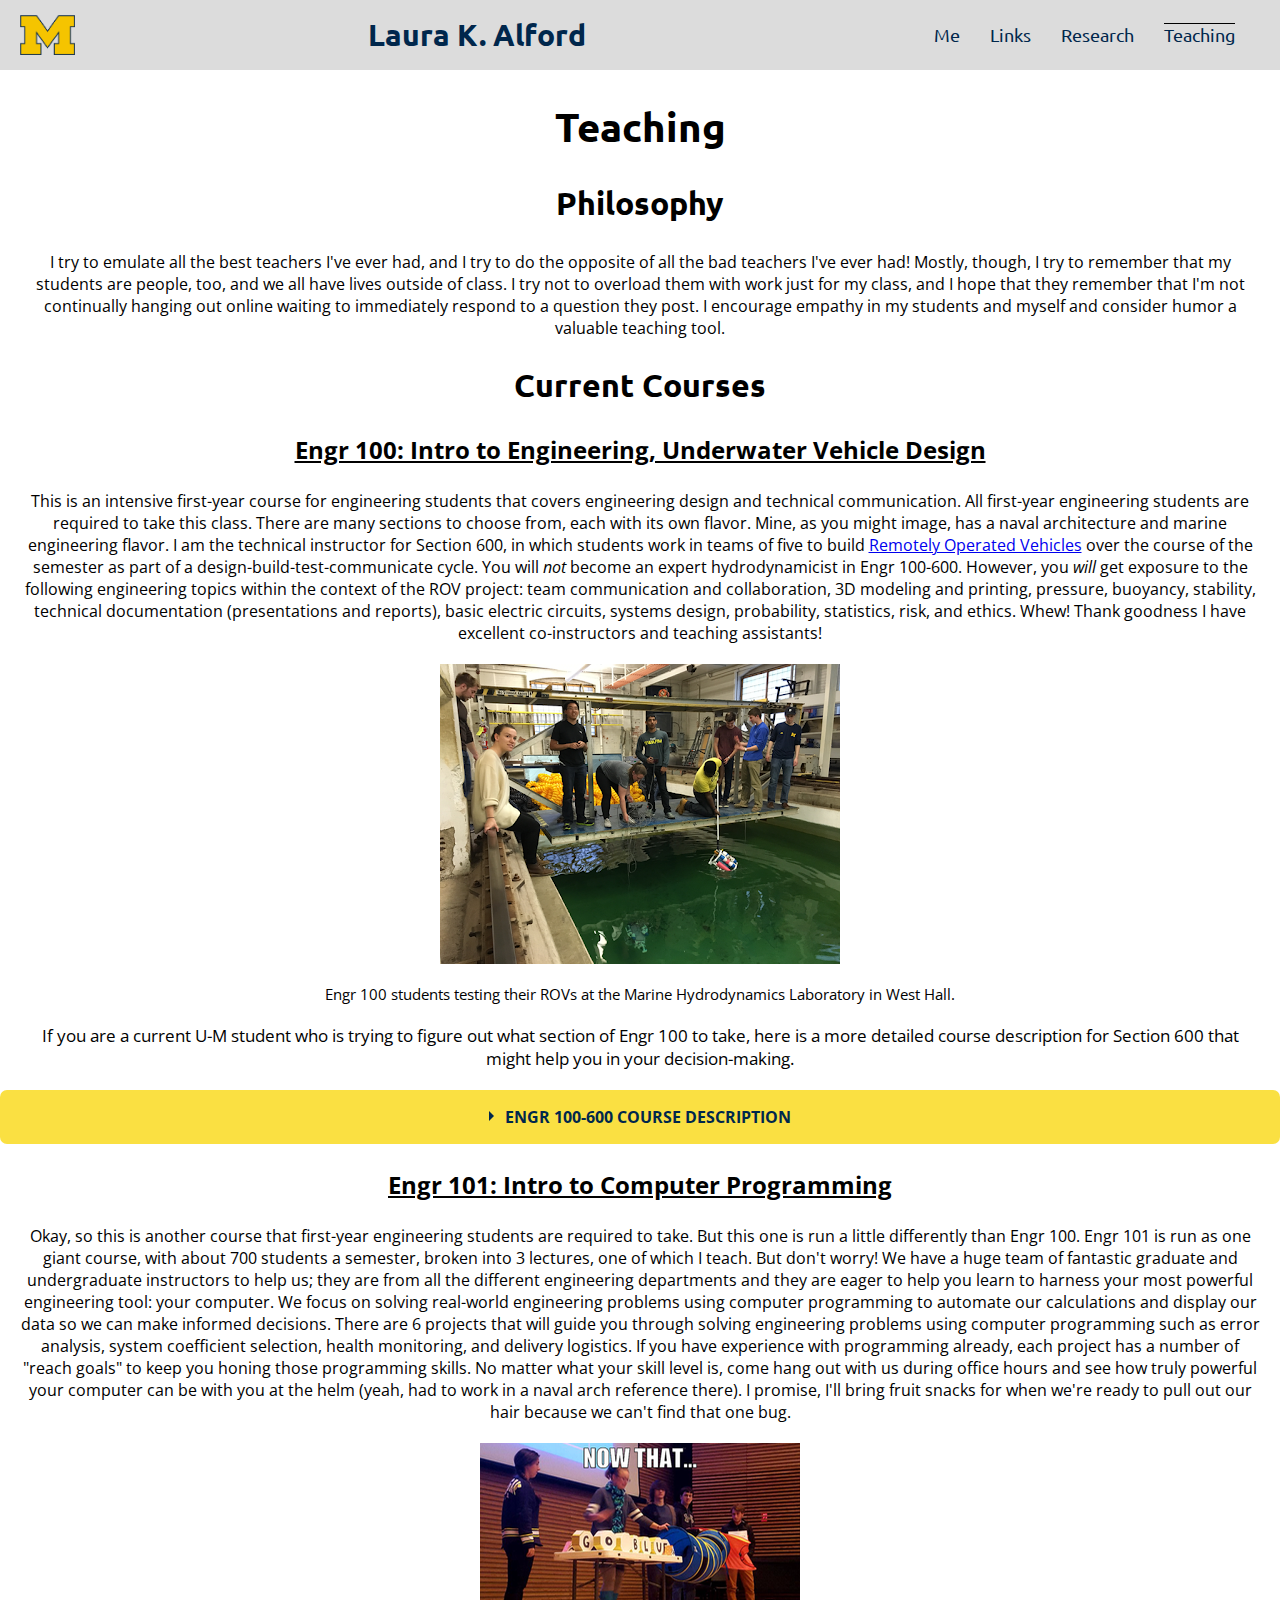
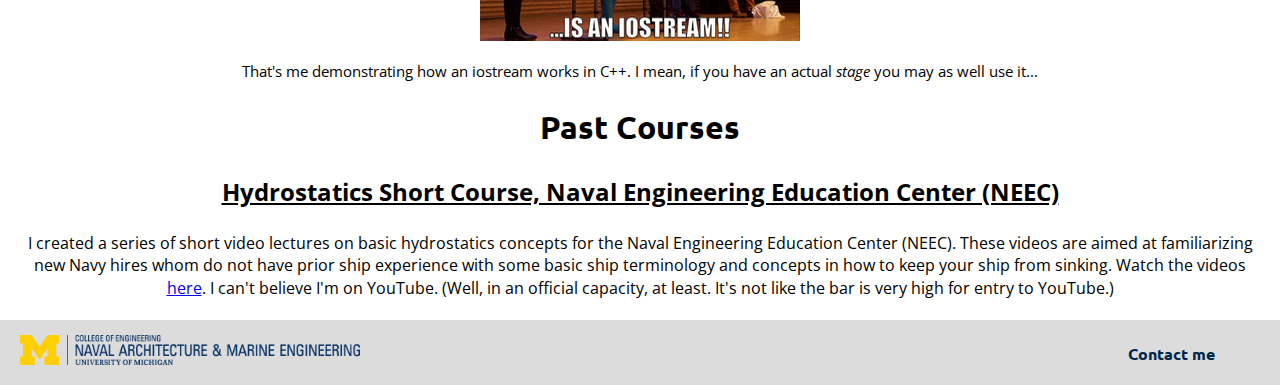
<file: teaching.html>
<!DOCTYPE html>
<html lang="en">

    <head>
        <meta charset="UTF-8">
        <meta name="viewport" content="width=device-width, initial-scale=1.0">
        <meta http-equiv="X-UA-Compatible" content="ie=edge">
        <link rel="stylesheet" type="text/css" href="css/general.css">
        <link rel="stylesheet" type="text/css" href="css/teaching.css">
        <link href="https://fonts.googleapis.com/css?family=Open+Sans|Ubuntu:700" rel="stylesheet">
        <title>Teaching</title>
        <link href="https://fonts.googleapis.com/css?family=Open+Sans|Ubuntu:700" rel="stylesheet" />
	    
	<nav class="navbar">
          <span class="navbar-toggle" id="js-navbar-toggle">
            <i class="fas fa-bars"></i>
          </span>
          <img src="images/mich.png" alt="UM logo" class="logo">
          <h2 class='lauraname'>Laura K. Alford</h2>
          <ul class="main-nav" id="js-menu">
            <li>
                <a href="index.html" class="nav-links">Me</a>
            </li>
            <li>
              <a href="links.html" class="nav-links">Links</a>
            </li>
            <li>
              <a href="research.html" class="nav-links">Research</a>
            </li>
            <li>
              <div class="active">
              <a href="teaching.html" class="nav-links">Teaching</a>
              </div>
            </li>
          </ul>
        </nav>
    </head>

    <body>

	   <div role = "main">
        <h1>Teaching</h1>
        <h2>Philosophy</h2>
        <p>
            I try to emulate all the best teachers I've ever had, and I try to do the opposite of all the bad teachers
            I've ever had! Mostly, though, I try to remember that my students are people, too, and we all have lives
            outside of class. I try not to overload them with work just for my class, and I hope that they remember that
            I'm not continually hanging out online waiting to immediately respond to a question they post. I encourage
            empathy in my students and myself and consider humor a valuable teaching tool.
        </p>
      </div>

        <h2>Current Courses</h2>

        <h3>Engr 100: Intro to Engineering, Underwater Vehicle Design</h3>
        <p>
            This is an intensive first-year course for engineering students that covers engineering design and
            technical communication. All first-year engineering students are required to take this class. There are many
            sections to choose from, each with its own flavor. Mine, as you might image, has a naval architecture and
            marine engineering flavor. I am the technical instructor for
            Section 600, in which students work in teams of five to build <a
                href="http://en.wikipedia.org/wiki/Remotely_operated_underwater_vehicle" target="_blank"
                rel="nofollow">Remotely Operated Vehicles</a> over the course
            of the semester as part of a design-build-test-communicate cycle. You will <i>not</i> become an expert
            hydrodynamicist in Engr 100-600. However, you
            <i>will</i> get exposure to the following engineering
            topics within the context of the ROV project: team communication and collaboration, 3D modeling and
            printing, pressure, buoyancy, stability, technical documentation (presentations and reports), basic
            electric circuits, systems design, probability, statistics, risk, and ethics. Whew! Thank goodness I have
            excellent co-instructors and teaching
            assistants!
        </p>
        <figure>
            <img src='images/lab_students.png' alt='students at lab'>
            <figcaption>
                Engr 100 students testing their ROVs at the Marine Hydrodynamics Laboratory in
                West Hall.</figcaption>
        </figure>
        <aside> <p>If you are a current U-M student who is trying to figure out what section of Engr
            100 to take, here is a more
            detailed course description for Section 600 that might help you in your
            decision-making.
        </p></aside>
            <div class="wrap-collabsible">
                <input id="collapsible" class="toggle" type="checkbox">
                <label for="collapsible" class="lbl-toggle">Engr 100-600 Course Description</label>
                <div class="collapsible-content">
                    <div class="content-inner">
                        <p>
                            This is a design-build-test-communicate course with a heavy emphasis on team-based,
                            project-based, collaborative learning. That mouthful is a fancy way of saying: you will gain
                            a
                            lot of introductory-level engineering experience by building something interesting with a
                            group
                            of people!
                        </p>
                        <h4>Project</h4>
                        <p>
                            In our section, you will work in a team of five to design, build, test, and communicate
                            about a remotely operated vehicle (ROV), sometimes called a submersible, for underwater
                            exploration. The ROV has a set of tasks that it will need to do, but otherwise this is a
                            “free design” project with minimal constraints on size, shape, and function. Your team
                            will
                            be provided with raw building materials, four thrusters, a blank control box, toggle
                            switches and buttons, and a payload consisting of a battery, a video camera (to “see
                            what
                            the ROV sees” and help complete the set of tasks), and a tether to a float. The float
                            connects wirelessly to a control box that you will design and build. You will have an
                            opportunity to test your ROV in the towing tank at the Marine Hydrodynamics Laboratory
                            (MHL)
                            in West Hall. An ROV competition is held on a weekend near the end of the semester at
                            the
                            MHL. At the competition, your team will present its ROV design to our industry sponsor
                            and
                            then conduct final ROV testing in the MHL’s towing tank. A written progress report and a
                            final report are also deliverables for this project.
                        </p>
                        <img src='images/600project.jpg' alt='students working on project'>
                        <h4>Lecture, Discussion, and Lab</h4>

                        <p>This section has a lecture component, a discussion component, and a lab component. The
                            lectures are a time when content is provided and/or practiced; they are highly
                            group/team-oriented and taught in a “studio” style where you sit with your team or other
                            small group. Discussions are a time when we provide and practice content that is more
                            suitable to a smaller class size. Labs are when you will gain the hands-on build and
                            test
                            experience with your team. Throughout the course, collaboration is highly encouraged and
                            required. To emphasize the importance of collaboration in Engr 100-600, course
                            engagement
                            points are assigned to many activities in lecture, discussion, and lab. If you miss a
                            lot of
                            class, you will not earn these points, and it will be difficult to do well in the
                            course.
                        </p>

                        <p>Your team will use a dedicated lab to construct and test your ROV during regular lab
                            times
                            and open lab times provided by the Instructional Assistants (IAs) for the class. Peer
                            mentors -- students who have previously taken this course -- are assigned to each team
                            to
                            provide design guidance and offer support.</p>

                        <h4>Course Content and Workload</h4>

                        <p>The goal of Engr 100-600 is to provide an opportunity for you to gain experience in a
                            wide
                            range of engineering skills. Before you get super excited that you are going to become
                            an
                            expert hydrodynamicist after a single introductory engineering course, we want to remind
                            you
                            that this is an intro course. And it’s an intro course that is focused on communication
                            and
                            hands-on learning in a general engineering sense. We don’t have the time to go deep into
                            any
                            technical content. However, we will touch on the following engineering topics within the
                            context of the ROV project: team communication and collaboration, 3D modeling and
                            printing,
                            pressure, buoyancy, stability, technical documentation (presentations and reports),
                            basic
                            electric circuits, systems design, probability, statistics, risk, and ethics.</p>

                        <p>Fair warning: Past students generally report that the workload for Engr 100-600 is higher
                            than other sections of Engr 100 but that the extra work is worth it. More than one of
                            our
                            past students has said that they owe a summer internship after their first year in
                            college
                            to the experience they could list after taking Engr 100-600.</p>

                        <h4>Should you take this course?</h4>

                        <p>This course will likely be of greatest interest to those students looking to major in
                            naval
                            architecture & marine engineering, but any student who is interested in a rewarding,
                            hands-on introduction to engineering at U-M is very welcome. We’ve worked hard to create
                            a
                            multi-disciplinary project that will appeal to a wide range of students, so hopefully
                            everyone will find something interesting to do!</p>

                        <p>If you are hoping to register for this section in the fall term but find that it is
                            already
                            full, please email the First-Year Programs Coordinator, Krista Quinn, at
                            engin-fyp-at-umich.edu to request your name be added to a list for winter term.
                        </p>
                    </div>
                </div>
            </div>
        <!-- </aside> -->
        <h3>Engr 101: Intro to Computer Programming</h3>
        <p>
            Okay, so this is another course that first-year engineering students are required to take. But this one
            is run a little differently than Engr 100. Engr 101 is run as one giant course, with about 700 students a
            semester, broken into 3 lectures, one of
            which I teach. But don't worry! We have a huge team of fantastic graduate and undergraduate
            instructors to help us; they are from all the different engineering departments and they are eager
            to help you learn to harness your most powerful engineering tool: your computer. We focus on solving
            real-world engineering problems using computer programming to automate our calculations and
            display our data so we can make informed decisions. There are 6 projects that will guide you through
            solving engineering problems using computer programming such as error analysis, system coefficient
            selection, health monitoring, and delivery logistics. If you
            have experience with programming already, each project has a number of "reach goals" to keep you
            honing those programming skills. No matter what your skill level is, come hang out with us during
            office hours and see how truly powerful your computer can be with you at the helm (yeah, had to work
            in a naval arch reference there). I promise, I'll bring fruit snacks for when we're ready to pull
            out our hair because we can't find that one bug.
        </p>
        <figure><img src='images/iostream.png' alt='iostream demonstration'>
            <figcaption>
                That's me demonstrating how an
                iostream works in C++.

                I mean, if you have an actual
                <i>stage</i> you may as well use it...
            </figcaption>
        </figure>
        <h2>Past Courses</h2>
        <h3>
            Hydrostatics Short Course, Naval Engineering Education Center (NEEC)
        </h3>
        <p>
            I created a series of short video lectures on basic hydrostatics concepts for the Naval Engineering
            Education
            Center (NEEC). These videos are aimed at
            familiarizing new Navy hires whom do not have prior ship experience with some basic ship terminology
            and concepts in how to keep your ship from sinking. Watch the
            videos <a href="https://www.youtube.com/watch?v=Iml-lynj3bM&amp;list=PLxHEvq_hK_PzM0HSlNIvSFrmiSgDC2sC1"
                style="line-height:1.5" target="_blank">here</a>. I can't believe I'm on YouTube. (Well, in an
            official capacity, at least. It's not like the bar is very high for entry to YouTube.)
        </p>
        <footer>
    			<img src="images/CoE-NAME-horiz.png" alt="UM logo" class="footlogo">
    			<h2><a href="mailto:lslavice@umich.edu" class = "mail">Contact me</a></h2>
    		</footer>
    </body>

</html>
</file>
<file: css/index.css>
﻿section {
	text-align: center;
	margin-bottom: 70px;
}

section a {
	position: relative;
	display: inline-block;

	width: 300px;

	height: 200px;

	border: 1px solid black;

}

section a img {
	width: 500px;
	height: 400px;
}

section a p {
	position: absolute;
	bottom: 0;
	left: 0;
	right: 0;
	padding: 6px;
	background-color: rgba(0, 0, 0, 0.75);
	color: white;
	margin: 0;
}

section a p {
	display: inline;
	border: 0;
}

section ul {
	list-style-type: none;
	padding: 0px;
}

section li {
	display: inline-block;
	vertical-align: top;
	margin: 5px;
}
* {
    box-sizing: border-box;
}
#intro {
    display: grid;
    grid-template-columns: 1fr 1fr;
    margin: 0;
    padding-bottom: 25px;
}
#about-me-title {
    grid-column: 1 / span 2;
    text-align: center;
    padding: 10px;
}
.laura {
    grid-column: 1;
    align-self: center;
    padding: 10px;
}

.laura > img {
    width: 100%;
}

.info {
    grid-column: 2;
    align-self: center;
}



@media screen and (min-width: 830px) {
	header picture {
		width: auto;
		overflow: visible;
	}
}
* {
	box-sizing: border-box;
}


/* The actual timeline (the vertical ruler) */
.timeline {
	background-color: white;
	font-family: Helvetica, sans-serif;
	position: relative;
	max-width: 1200px;
	margin: 0 auto;
}

/* The actual timeline (the vertical ruler) */
.timeline::after {
	content: '';
	position: absolute;
	width: 6px;
	background-color: #00274C;
	top: 0;
	bottom: 0;
	left: 50%;
	margin-left: -3px;
}

/* Container around content */
.container {
	padding: 10px 40px;
	position: relative;
	background-color: inherit;
	width: 50%;
}

/* The circles on the timeline */
.container::after {
	content: '';
	position: absolute;
	width: 25px;
	height: 25px;
	right: -17px;
	background-color: white;
	border: 4px solid #FFCB05;
	top: 15px;
	border-radius: 50%;
	z-index: 1;
}

/* Place the container to the left */
.left {
	left: 0;
}

/* Place the container to the right */
.right {
	left: 50%;
}

/* Add arrows to the left container (pointing right) */
.left::before {
	content: " ";
	height: 0;
	position: absolute;
	top: 22px;
	width: 0;
	z-index: 1;
	right: 30px;
	border: medium solid #00274C;
	border-width: 10px 0 10px 10px;
	border-color: transparent transparent transparent #00274C;
}

/* Add arrows to the right container (pointing left) */
.right::before {
	content: " ";
	height: 0;
	position: absolute;
	top: 22px;
	width: 0;
	z-index: 1;
	left: 30px;
	border: medium solid #00274C;
	border-width: 10px 10px 10px 0;
	border-color: transparent #00274C transparent transparent;
}

/* Fix the circle for containers on the right side */
.right::after {
	left: -16px;
}

/* The actual content */
.content {
	padding: 20px 30px;
	background-color: #00274C;
	opacity: 0.95;
	position: relative;
	border-radius: 6px;
}


@media screen and (max-width: 600px) {

    .laura {
        grid-column: 1 / span 2;
        align-self: center;
        padding: 10px;
    }

    .laura > img {
        width: 100%;
    }

    .info {
        grid-column: 1 / span 2;
        align-self: center;
    }
    .timeline::after {
        left: 31px;
    }

    .box {
        width: 100%;
        padding-left: 70px;
        padding-right: 25px;
    }

    All arrows are pointing left
    .box::before {
        left: 60px;
        border: medium solid white;
        border-width: 10px 10px 10px 0;
        border-color: transparent white transparent transparent;
    }

    .left::after, .right::after {
        left: 15px;
    }

    .right {
        left: 0%;
    }
}


/* Media queries - Responsive timeline on screens less than 600px wide */
@media screen and (max-width: 600px) {

	/* Place the timelime to the left */
	.timeline::after {
		left: 31px;
	}

	/* Full-width containers */
	.container {
		width: 100%;
		padding-left: 70px;
		padding-right: 25px;
	}

	/* Make sure that all arrows are pointing leftwards */
	.container::before {
		left: 60px;
		border: medium solid #00274C;
		border-width: 10px 10px 10px 0;
		border-color: transparent #00274C transparent transparent;
	}

	/* Make sure all circles are at the same spot */
	.left::after,
	.right::after {
		left: 15px;
	}

	/* Make all right containers behave like the left ones */
	.right {
		left: 0%;
	}
}

.timeline {
	color: white;
}

.timeline p {
	color: white;
}
</file>
<file: css/general.css>
html {
    padding: 0;
    margin: 0;
}

body {
    padding: 20;
    margin: 0;
} 
h1 {
    margin: 30px;
    text-align: center;
    Font-Family: 'Ubuntu', Sans-Serif;
    font-size: 2.5em;
}
h2 {
    text-align: center;
    font-size: 2em;
    Font-Family: 'Ubuntu', Sans-Serif;
}
.lauraname {
    text-align: left;
    color: #00274C;
}
h3 {
    text-align: center;
    font-size: 1.5em;
    Font-Family: 'Open Sans', Sans-Serif;
}
p {
    text-align: center;
    color: black;
    Font-Family: 'Open Sans', Sans-Serif;
    margin: 20px;
}

h4 {
    Font-Family: 'Open Sans', Sans-Serif;
    font-style: bold;
    margin-left: 10px;
    margin-right: 10px;
    font-size: 1.2em;
}



@media only screen and (max-width: 700px) {
  p {
    margin-left: 20px;
    margin-right: 20px;
  }

  .lauraname{
    text-align: center;
  }
}

/*NAVIGATION*/

.navbar {
    font-size: 18px;
    background-color: gainsboro;
    padding-bottom: 10px;
    Font-Family: 'Ubuntu', Sans-Serif;
}

    .nav-links{
    text-decoration: none;
    color: #00274C;
    }

    .main-nav li {
    text-align: center;
    margin: 15px auto;
    list-style-type: none;
    }

    .logo {
      display: inline-block;
      margin-top: 10px;
      margin-bottom: 10px;
      margin-left: 20px;
      width: 55px;
      height: 40px;
      }

    .navbar-toggle {
    position: absolute;
    top: 10px;
    right: 20px;
    cursor: pointer;
    color: rgba(255, 255, 255, 0.8);
    font-size: 24px;
    }

    .active {
		text-decoration: overline;
    }


    @media screen and (min-width: 768px) {
    .navbar {
        display: flex;
        justify-content: space-between;
        padding-bottom: 0;
        height: 70px;
        align-items: center;
    }

    .main-nav {
        display: flex;
        margin-right: 30px;
        flex-direction: row;
        justify-content: flex-end;
    }

    .main-nav li {
        margin: 0;
    }

    .nav-links {
        margin: 15px;
    }
    .main-nav li:hover {
        text-decoration: underline;
    }
    .navbar-toggle {
        display: none;
    }

    .lauraname{
        font-size: 30px;
    }


}

/*END NAVIGATION*/
/*
header {
    padding: 15px;
    background-color: lightgray;
    display: grid;
    grid-template-columns: 1fr 1fr 1fr;
}

header picture {
    grid-column: 1;
    display: inline-block;
    width: 75px;
    overflow-x: hidden;
}

.lauraname {
    grid-column: 2;
}

nav {
    grid-column: 3;
}
*/
footer {
    padding-top: 10px 15px;
    display: flex;
    justify-content: space-between;
    width: 1fr;
    background-color: gainsboro;
}

ul h1 {
    display: inline-block;
    text-align: right;
    font-size: 1.2em;
}

footer h2 {
    font-size: 1.4em;
    padding: 0 50px;
}
.mail:hover {
    text-decoration: underline;
}

.footlogo {
  display: inline-block;
  margin-top: 15px;
  margin-bottom: 10px;
  margin-left: 20px;
  width: 340px;
  height: 30px;
  }

.mail {
    color: #00274C;
    font-size: 16px;
    text-decoration: none;
    margin-right: 15px;
  }


@media screen and (min-width: 860px) {

    header picture {
        width: auto;
        overflow: visible;
    }

    footer picture {
        width: auto;
        overflow: visible;
    }
}
/* CSS-only toggle credits to: https://alligator.io/css/collapsible/ */
.collapsible-content {
    background-color: lightblue;
    padding-left: 25px;
    padding-right: 25px;
}

input[type='checkbox'] {
    display: none;
}

.lbl-toggle {
    display: block;

    font-weight: bold;
    text-transform: uppercase;
    text-align: center;

    padding: 1rem;

    color: brown;
    background: #FAE042;

    cursor: pointer;

    border-radius: 7px;
    transition: all 0.25s ease-out;
}

.lbl-toggle:hover {
    color: black;
}

.lbl-toggle::before {
    content: ' ';
    display: inline-block;

    border-top: 5px solid transparent;
    border-bottom: 5px solid transparent;
    border-left: 5px solid currentColor;

    vertical-align: middle;
    margin-right: .7rem;
    transform: translateY(-2px);

    transition: transform .2s ease-out;
}

.collapsible-content {
    max-height: 0px;
    overflow: hidden;

    transition: max-height .25s ease-in-out;
}

.toggle:checked+.lbl-toggle+.collapsible-content {
    max-height: 100%;
}

.toggle:checked+.lbl-toggle::before {
    transform: rotate(90deg) translateX(-3px);
}

.toggle:checked+.lbl-toggle {
    border-bottom-right-radius: 0;
    border-bottom-left-radius: 0;
}
</file>
<file: css/links.css>
﻿section {
    text-align: center;
    padding-bottom: 70px;
}
section a {
    position: relative;
    display: inline-block;
    width: 300px;
    height: 200px;
    /*border: 1px solid black;*/
    transform: scale(1);
    transition: transform 0.5s;
}
section a:hover {
    transform: scale(1.1);
    position: relative;
    z-index: 2;
}
section a img {
    border-radius: 8px;
    width: 300px;
    height: 200px;
}
section a p {
    position: absolute;
    bottom: 0;
    left: 0;
    right: 0;
    padding: 6px;
    background-color: rgba(0,0,0,0.75);
    color: white;
    margin: 0;
    border-radius: 8px;
}
section a p{
    display: inline;
    border: 0;
}
section ul {
    list-style-type: none;
    padding: 0px;
}
section li {
    display: inline-block;
    vertical-align: top;
    padding: 10px;
}
body {
    background-color: white;
}

section h2 {
    margin: 0;
    padding-top: 30px;
}
h3 {
    margin: 0;
    padding-top: 30px;
}
</file>
<file: css/research.css>
﻿h1 {
    margin-bottom: 0;
}
#philosophy {
    background-color: rgba(255, 203, 5, 0.5);
    padding: 15px;
}

#current {
    background-color: rgba(0, 39, 76, 0.5);
    padding: 15px;
}

#past {
    background-color: rgba(255, 203, 5, 0.5);
    padding: 15px;
}

#notice {
    text-align: center;
    padding: 15px;
}

#info>* {
    Font-Family: 'Open Sans', Sans-Serif;
    line-height: 1.5em;
}

section img {
    display: block;
    margin: auto;
}
iframe{
    display: block;
    margin: auto;
    padding: 20px;
    width: 1fr;
    height:1fr;
}

.lbl-toggle{
  color: #00274C;
  Font-Family: 'Open Sans', Sans-Serif;
}

@media only screen and (min-width: 700px) {

    #philosophy > * {
        text-align: left;
    }

    #current h2,p {
        text-align: right;
    }

    #past > * {
        text-align: left;
    }


}
</file>
<file: css/teaching.css>
h3 {
  text-decoration: underline;
}

figure>* {
  display: block;
  margin: auto;
  text-align: center;
}

figure img {
  display: block;
  margin: auto;
}

figcaption {
  text-align: center;
  color: black;
  Font-Family: 'Open Sans', Sans-Serif;
  margin: 20px;
  font-size: 15px;
}

aside {
  text-align: center;
  color: black;
  Font-Family: 'Open Sans', Sans-Serif;
  margin: 20px;
  font-size: 17px;
}

.lbl-toggle {
  color: #00274C;
  Font-Family: 'Open Sans', Sans-Serif;
}
</file>
